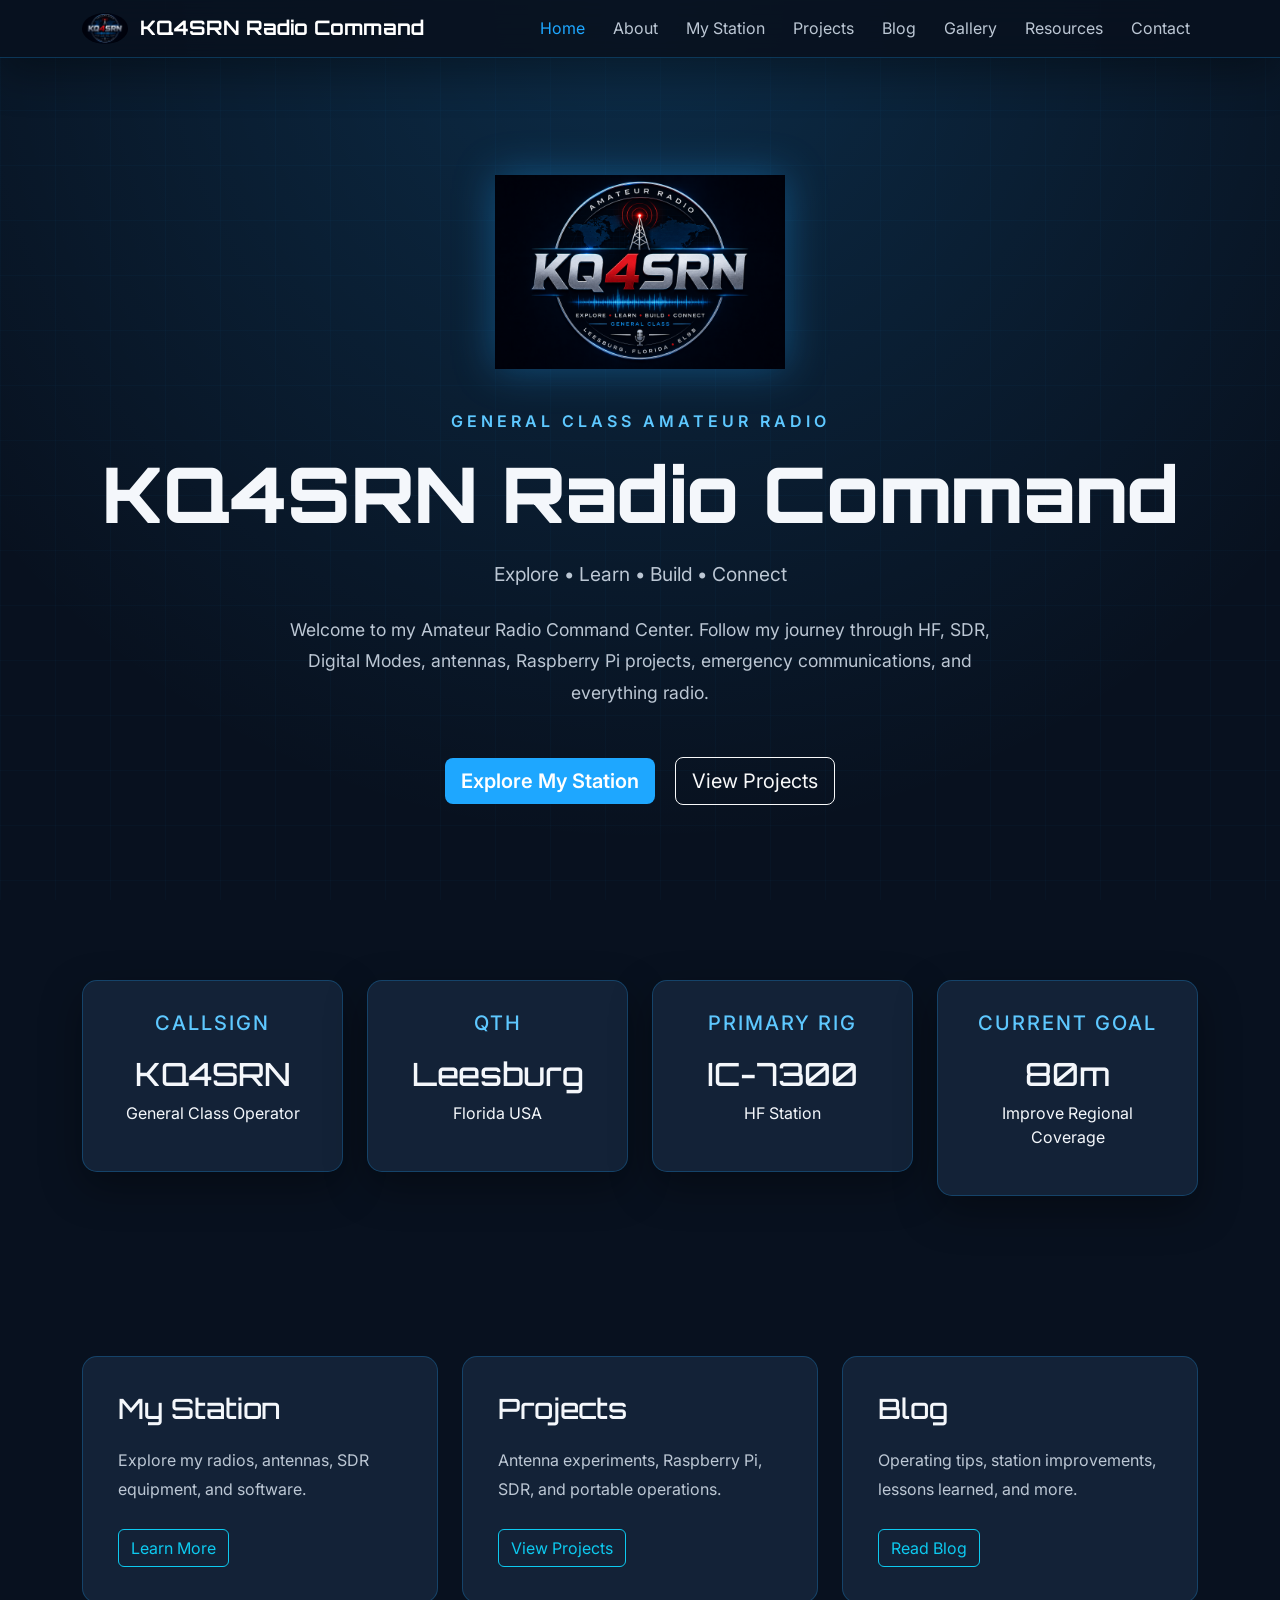
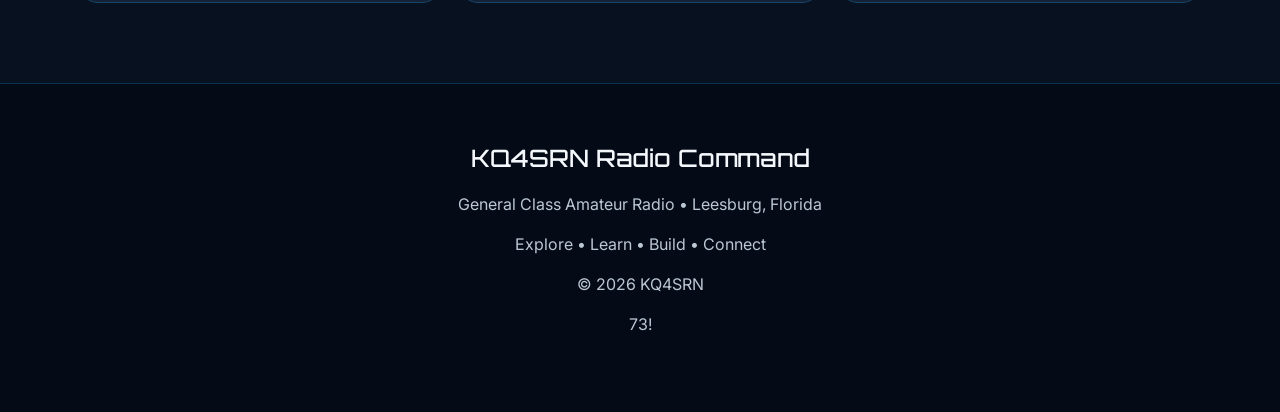
<file: index.html>
<!DOCTYPE html>
<html lang="en">

<head>
    <meta charset="UTF-8">
    <meta name="viewport" content="width=device-width, initial-scale=1">

    <title>KQ4SRN Radio Command</title>

    <meta name="description"
        content="KQ4SRN Radio Command - Amateur Radio Station, Projects, Equipment, SDR, Digital Modes and More.">

    <!-- Bootstrap CSS -->
    <link href="https://cdn.jsdelivr.net/npm/bootstrap@5.3.8/dist/css/bootstrap.min.css" rel="stylesheet">

    <!-- Google Fonts -->
    <link
        href="https://fonts.googleapis.com/css2?family=Orbitron:wght@500;700;900&family=Inter:wght@300;400;500;600;700&display=swap"
        rel="stylesheet">

    <!-- Custom CSS -->
    <link rel="stylesheet" href="css/style.css">

</head>

<body>

    <!-- =========================
         Navigation
    ========================== -->

    <nav class="navbar navbar-expand-lg navbar-dark fixed-top">

        <div class="container">

            <a class="navbar-brand d-flex align-items-center" href="index.html">

                <img src="images/logo/kq4srn-logo.png"
                    alt="KQ4SRN Logo"
                    class="navbar-logo">

                <span>KQ4SRN Radio Command</span>

            </a>

            <button class="navbar-toggler"
                type="button"
                data-bs-toggle="collapse"
                data-bs-target="#mainNav">

                <span class="navbar-toggler-icon"></span>

            </button>

            <div class="collapse navbar-collapse" id="mainNav">

                <ul class="navbar-nav ms-auto">

                    <li class="nav-item">
                        <a class="nav-link active" href="index.html">Home</a>
                    </li>

                    <li class="nav-item">
                        <a class="nav-link" href="about.html">About</a>
                    </li>

                    <li class="nav-item">
                        <a class="nav-link" href="station.html">My Station</a>
                    </li>

                    <li class="nav-item">
                        <a class="nav-link" href="projects.html">Projects</a>
                    </li>

                    <li class="nav-item">
                        <a class="nav-link" href="blog.html">Blog</a>
                    </li>

                    <li class="nav-item">
                        <a class="nav-link" href="gallery.html">Gallery</a>
                    </li>

                    <li class="nav-item">
                        <a class="nav-link" href="resources.html">Resources</a>
                    </li>

                    <li class="nav-item">
                        <a class="nav-link" href="contact.html">Contact</a>
                    </li>

                </ul>

            </div>

        </div>

    </nav>

    <!-- =========================
         Hero
    ========================== -->

    <section class="hero">

        <div class="container text-center">

            <img src="images/logo/kq4srn-logo.png"
                alt="KQ4SRN Radio Command Logo"
                class="hero-logo img-fluid">

            <p class="hero-subtitle">
                General Class Amateur Radio
            </p>

            <h1>
                KQ4SRN Radio Command
            </h1>

            <p class="hero-tagline">
                Explore • Learn • Build • Connect
            </p>

            <p class="hero-description">

                Welcome to my Amateur Radio Command Center.

                Follow my journey through HF, SDR, Digital Modes,
                antennas, Raspberry Pi projects,
                emergency communications,
                and everything radio.

            </p>

            <div class="mt-5">

                <a href="station.html"
                    class="btn btn-primary btn-lg me-3">

                    Explore My Station

                </a>

                <a href="projects.html"
                    class="btn btn-outline-light btn-lg">

                    View Projects

                </a>

            </div>

        </div>

    </section>

    <!-- =========================
         Dashboard
    ========================== -->

    <section class="dashboard">

        <div class="container">

            <div class="row g-4">

                <div class="col-lg-3 col-md-6">

                    <div class="dashboard-card">

                        <h5>Callsign</h5>

                        <h2>KQ4SRN</h2>

                        <p>General Class Operator</p>

                    </div>

                </div>

                <div class="col-lg-3 col-md-6">

                    <div class="dashboard-card">

                        <h5>QTH</h5>

                        <h2>Leesburg</h2>

                        <p>Florida USA</p>

                    </div>

                </div>

                <div class="col-lg-3 col-md-6">

                    <div class="dashboard-card">

                        <h5>Primary Rig</h5>

                        <h2>IC-7300</h2>

                        <p>HF Station</p>

                    </div>

                </div>

                <div class="col-lg-3 col-md-6">

                    <div class="dashboard-card">

                        <h5>Current Goal</h5>

                        <h2>80m</h2>

                        <p>Improve Regional Coverage</p>

                    </div>

                </div>

            </div>

        </div>

    </section>

    <!-- =========================
         Featured Sections
    ========================== -->

    <section class="featured">

        <div class="container">

            <div class="row g-4">

                <div class="col-md-4">

                    <div class="feature-card">

                        <h3>My Station</h3>

                        <p>

                            Explore my radios,
                            antennas,
                            SDR equipment,
                            and software.

                        </p>

                        <a href="station.html" class="btn btn-outline-info">

                            Learn More

                        </a>

                    </div>

                </div>

                <div class="col-md-4">

                    <div class="feature-card">

                        <h3>Projects</h3>

                        <p>

                            Antenna experiments,
                            Raspberry Pi,
                            SDR,
                            and portable operations.

                        </p>

                        <a href="projects.html" class="btn btn-outline-info">

                            View Projects

                        </a>

                    </div>

                </div>

                <div class="col-md-4">

                    <div class="feature-card">

                        <h3>Blog</h3>

                        <p>

                            Operating tips,
                            station improvements,
                            lessons learned,
                            and more.

                        </p>

                        <a href="blog.html" class="btn btn-outline-info">

                            Read Blog

                        </a>

                    </div>

                </div>

            </div>

        </div>

    </section>

    <!-- =========================
         Footer
    ========================== -->

    <footer>

        <div class="container text-center">

            <h4>KQ4SRN Radio Command</h4>

            <p>

                General Class Amateur Radio

                •

                Leesburg, Florida

            </p>

            <p>

                Explore • Learn • Build • Connect

            </p>

            <p>

                © 2026 KQ4SRN

            </p>

            <p>

                73!

            </p>

        </div>

    </footer>

    <!-- Bootstrap -->

    <script src="https://cdn.jsdelivr.net/npm/bootstrap@5.3.8/dist/js/bootstrap.bundle.min.js"></script>

    <!-- Custom JS -->

    <script src="js/main.js"></script>

</body>

</html>
</file>
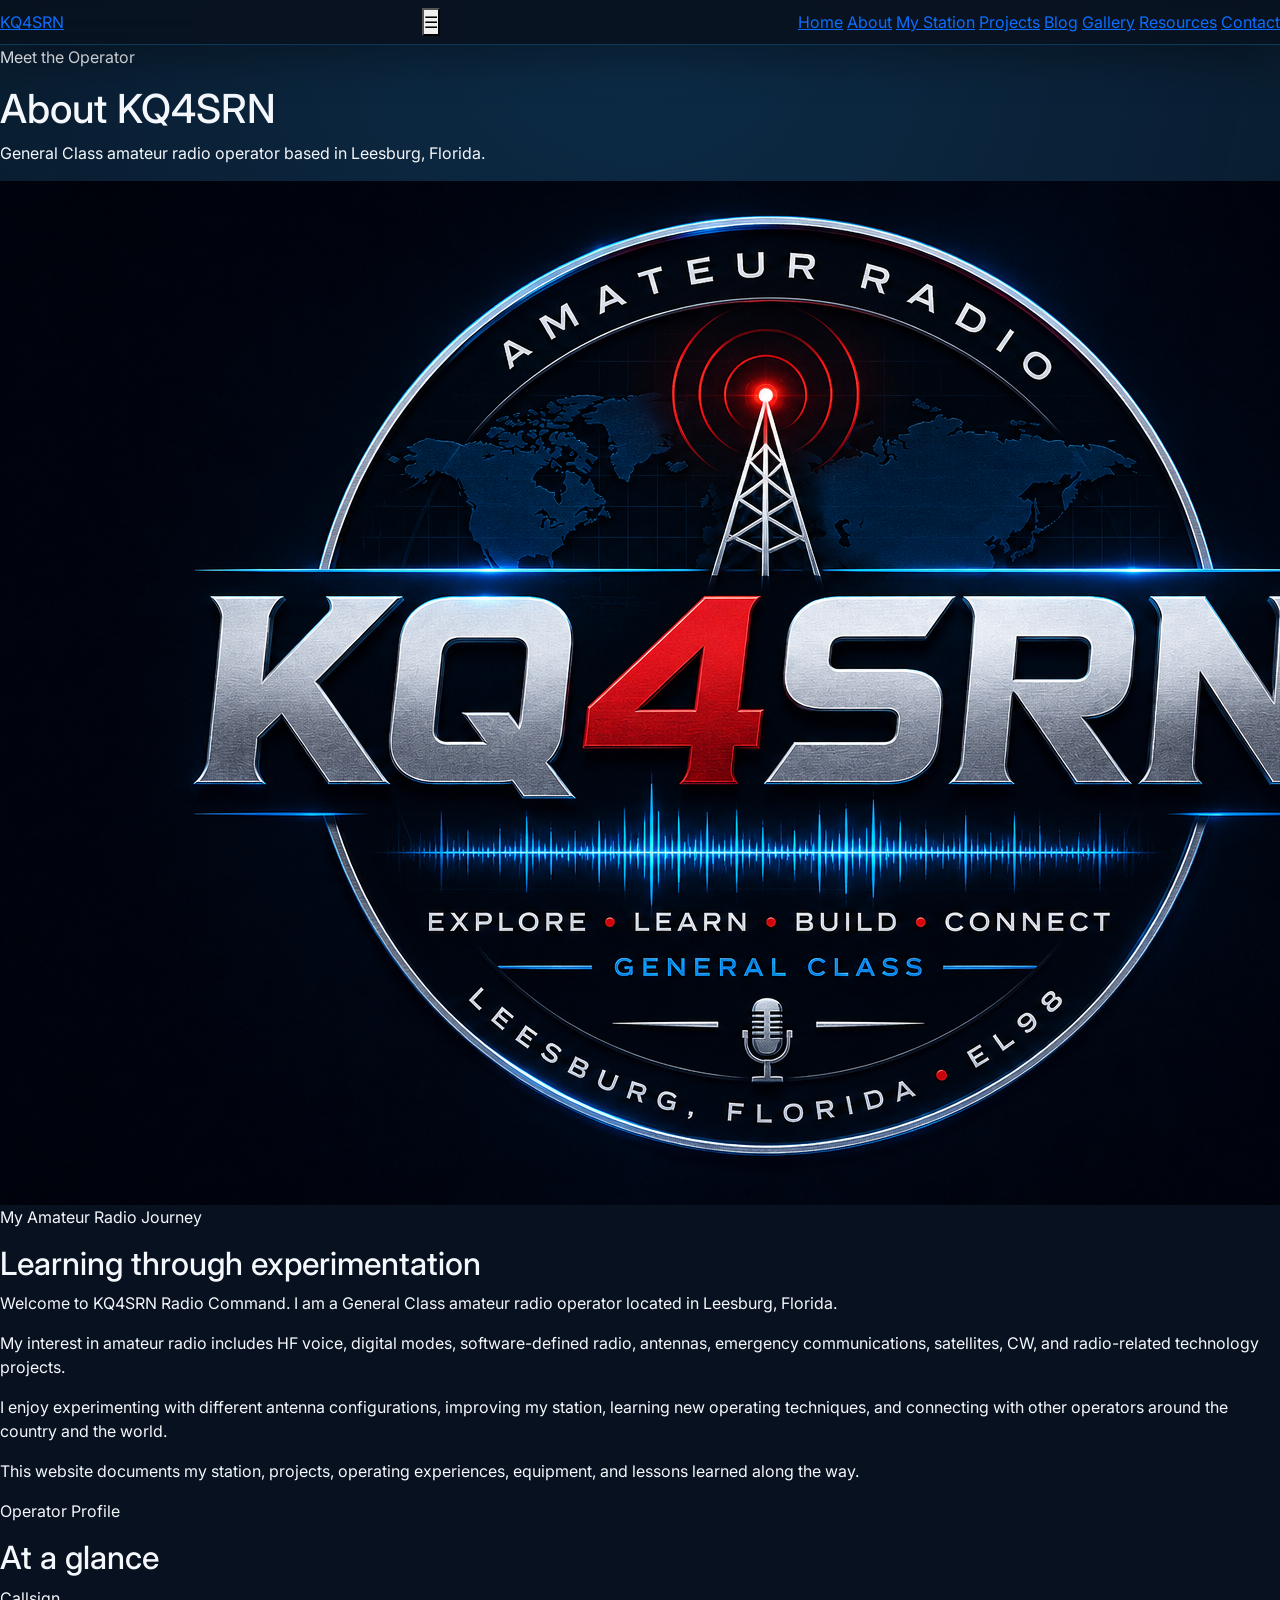
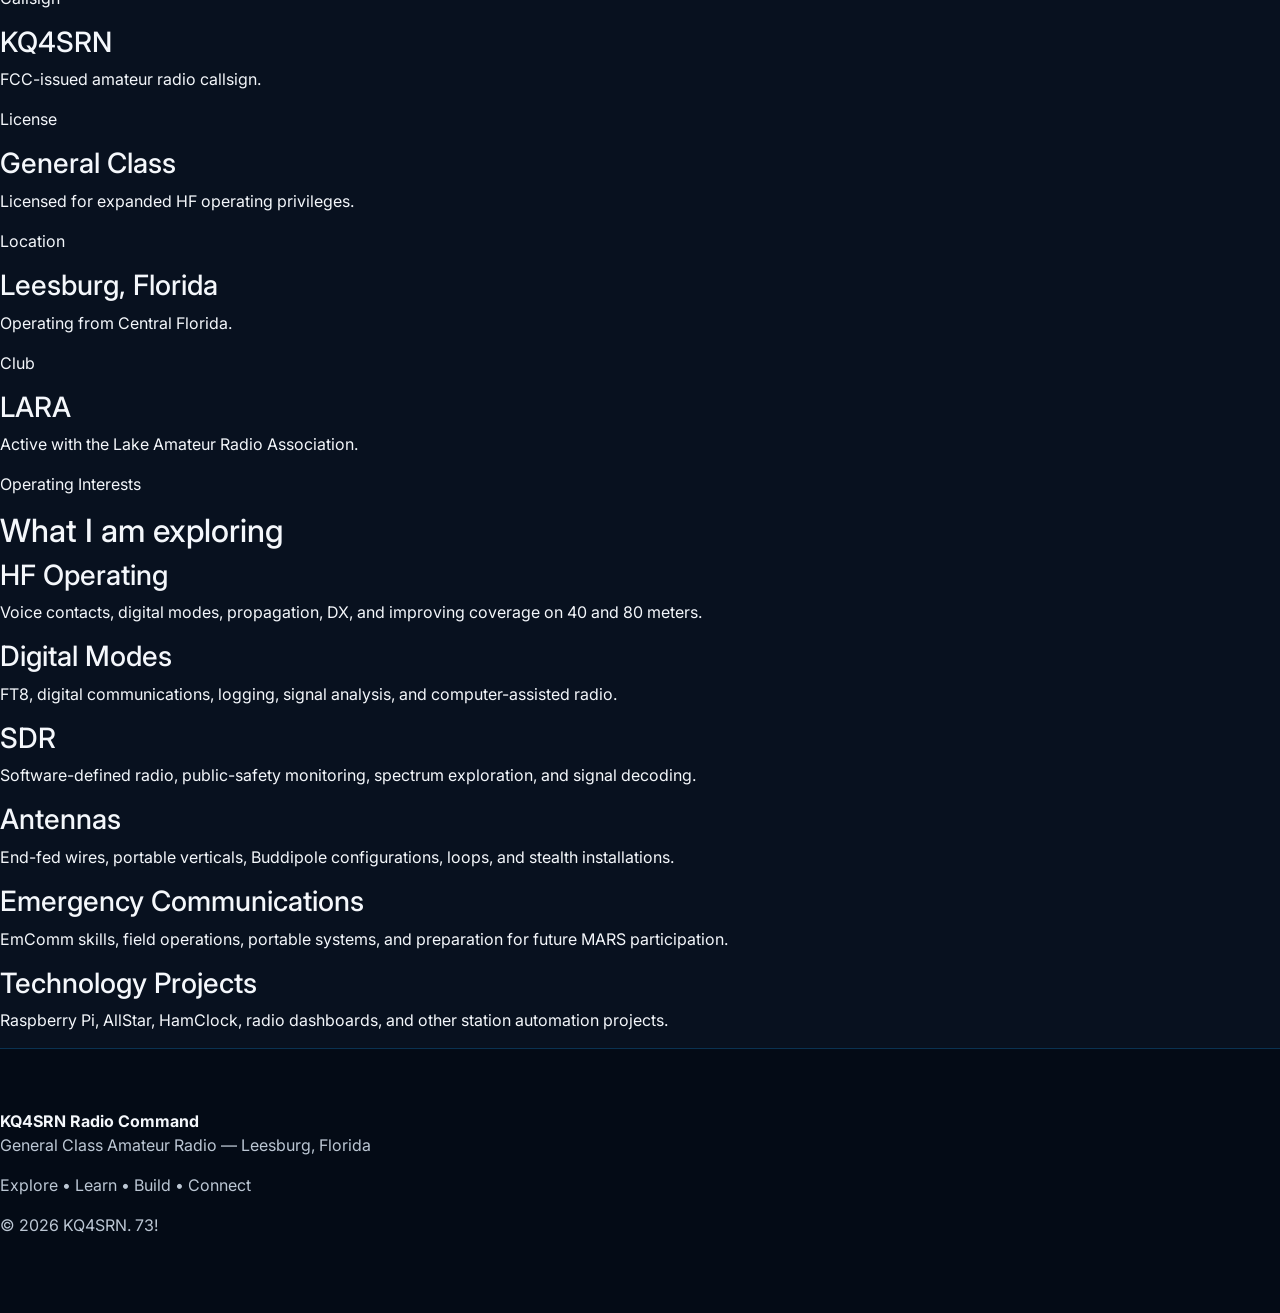
<file: about.html>
<!DOCTYPE html>
<html lang="en">
<head>
    <meta charset="UTF-8">
    <meta name="viewport" content="width=device-width, initial-scale=1">

    <title>KQ4SRN Radio Command</title>

    <!-- Bootstrap -->
    <link href="https://cdn.jsdelivr.net/npm/bootstrap@5.3.8/dist/css/bootstrap.min.css" rel="stylesheet">

    <!-- Google Fonts -->
    <link href="https://fonts.googleapis.com/css2?family=Orbitron:wght@400;700&family=Inter:wght@300;400;500;600&display=swap" rel="stylesheet">

    <!-- Your stylesheet -->
    <link rel="stylesheet" href="css/style.css">
</head>

<body>

    <header class="site-header">
        <nav class="navbar">

            <a class="site-name" href="index.html">
                KQ4SRN
            </a>

            <button
                class="menu-button"
                type="button"
                aria-label="Open navigation menu"
                aria-expanded="false"
            >
                ☰
            </button>

            <div class="nav-links">
                <a href="index.html">Home</a>
                <a class="active" href="about.html">About</a>
                <a href="station.html">My Station</a>
                <a href="projects.html">Projects</a>
                <a href="blog.html">Blog</a>
                <a href="gallery.html">Gallery</a>
                <a href="resources.html">Resources</a>
                <a href="contact.html">Contact</a>
            </div>

        </nav>
    </header>

    <main>

        <section class="page-hero">

            <div class="page-hero-content">

                <p class="eyebrow">
                    Meet the Operator
                </p>

                <h1>About KQ4SRN</h1>

                <p>
                    General Class amateur radio operator based in
                    Leesburg, Florida.
                </p>

            </div>

        </section>

        <section class="content-section">

            <div class="two-column-layout">

                <div class="about-logo-panel">

                    <img
                        src="images/logo/kq4srn-logo.png"
                        alt="KQ4SRN Amateur Radio logo"
                    >

                </div>

                <div class="content-copy">

                    <p class="eyebrow">
                        My Amateur Radio Journey
                    </p>

                    <h2>Learning through experimentation</h2>

                    <p>
                        Welcome to KQ4SRN Radio Command. I am a
                        General Class amateur radio operator located
                        in Leesburg, Florida.
                    </p>

                    <p>
                        My interest in amateur radio includes HF voice,
                        digital modes, software-defined radio, antennas,
                        emergency communications, satellites, CW, and
                        radio-related technology projects.
                    </p>

                    <p>
                        I enjoy experimenting with different antenna
                        configurations, improving my station, learning
                        new operating techniques, and connecting with
                        other operators around the country and the world.
                    </p>

                    <p>
                        This website documents my station, projects,
                        operating experiences, equipment, and lessons
                        learned along the way.
                    </p>

                </div>

            </div>

        </section>

        <section class="dashboard-section">

            <div class="section-heading">
                <p class="eyebrow">Operator Profile</p>
                <h2>At a glance</h2>
            </div>

            <div class="card-grid">

                <article class="info-card">
                    <p class="card-label">Callsign</p>
                    <h3>KQ4SRN</h3>
                    <p>FCC-issued amateur radio callsign.</p>
                </article>

                <article class="info-card">
                    <p class="card-label">License</p>
                    <h3>General Class</h3>
                    <p>
                        Licensed for expanded HF operating privileges.
                    </p>
                </article>

                <article class="info-card">
                    <p class="card-label">Location</p>
                    <h3>Leesburg, Florida</h3>
                    <p>Operating from Central Florida.</p>
                </article>

                <article class="info-card">
                    <p class="card-label">Club</p>
                    <h3>LARA</h3>
                    <p>
                        Active with the Lake Amateur Radio Association.
                    </p>
                </article>

            </div>

        </section>

        <section class="content-section">

            <div class="section-heading">
                <p class="eyebrow">Operating Interests</p>
                <h2>What I am exploring</h2>
            </div>

            <div class="interest-grid">

                <article class="interest-card">
                    <h3>HF Operating</h3>
                    <p>
                        Voice contacts, digital modes, propagation,
                        DX, and improving coverage on 40 and 80 meters.
                    </p>
                </article>

                <article class="interest-card">
                    <h3>Digital Modes</h3>
                    <p>
                        FT8, digital communications, logging,
                        signal analysis, and computer-assisted radio.
                    </p>
                </article>

                <article class="interest-card">
                    <h3>SDR</h3>
                    <p>
                        Software-defined radio, public-safety monitoring,
                        spectrum exploration, and signal decoding.
                    </p>
                </article>

                <article class="interest-card">
                    <h3>Antennas</h3>
                    <p>
                        End-fed wires, portable verticals, Buddipole
                        configurations, loops, and stealth installations.
                    </p>
                </article>

                <article class="interest-card">
                    <h3>Emergency Communications</h3>
                    <p>
                        EmComm skills, field operations, portable systems,
                        and preparation for future MARS participation.
                    </p>
                </article>

                <article class="interest-card">
                    <h3>Technology Projects</h3>
                    <p>
                        Raspberry Pi, AllStar, HamClock, radio dashboards,
                        and other station automation projects.
                    </p>
                </article>

            </div>

        </section>

    </main>

    <footer class="site-footer">

        <div>
            <strong>KQ4SRN Radio Command</strong>
            <p>General Class Amateur Radio — Leesburg, Florida</p>
        </div>

        <p>
            Explore • Learn • Build • Connect
        </p>

        <p>
            © <span id="current-year"></span> KQ4SRN. 73!
        </p>

    </footer>

    <script src="js/main.js"></script>

    <script src="https://cdn.jsdelivr.net/npm/bootstrap@5.3.8/dist/js/bootstrap.bundle.min.js"></script>
    <script src="js/main.js"></script>

</body>
</html>
</file>
<file: css/style.css>
/* ==========================================
   KQ4SRN RADIO COMMAND
   Main Stylesheet
========================================== */

:root{
    --bg:#08111f;
    --bg2:#111d31;
    --card:#16263d;

    --blue:#1EA7FF;
    --blue2:#5ec8ff;
    --red:#E53935;

    --white:#f4f7fb;
    --gray:#bcc7d4;

    --border:rgba(30,167,255,.25);

    --shadow:0 15px 40px rgba(0,0,0,.35);

    --orbitron:'Orbitron',sans-serif;
    --inter:'Inter',sans-serif;
}

/* RESET */

*{
    margin:0;
    padding:0;
    box-sizing:border-box;
}

html{
    scroll-behavior:smooth;
}

body{

    background:
    radial-gradient(circle at top,
    rgba(30,167,255,.18),
    transparent 40%),
    var(--bg);

    color:var(--white);

    font-family:var(--inter);

    overflow-x:hidden;

}

/* NAVIGATION */

.navbar{

    background:rgba(8,17,31,.90)!important;

    backdrop-filter:blur(14px);

    border-bottom:1px solid var(--border);

    box-shadow:var(--shadow);

}

.navbar-brand{

    font-family:var(--orbitron);

    font-weight:700;

    color:white!important;

}

.navbar-logo{

    width:46px;

    margin-right:12px;

    border-radius:50%;

}

.nav-link{

    color:var(--gray)!important;

    margin-left:12px;

    transition:.3s;

}

.nav-link:hover{

    color:var(--blue)!important;

}

.nav-link.active{

    color:var(--blue)!important;

}

/* HERO */

.hero{

    min-height:100vh;

    display:flex;

    align-items:center;

    justify-content:center;

    text-align:center;

    padding-top:80px;

    position:relative;

}

/* animated background grid */

.hero::before{

    content:"";

    position:absolute;

    inset:0;

    opacity:.15;

    background-image:

    linear-gradient(rgba(30,167,255,.2) 1px,transparent 1px),

    linear-gradient(90deg,rgba(30,167,255,.2) 1px,transparent 1px);

    background-size:55px 55px;

    animation:gridMove 30s linear infinite;

}

@keyframes gridMove{

    from{

        transform:translateY(0);

    }

    to{

        transform:translateY(55px);

    }

}

.hero .container{

    position:relative;

    z-index:2;

}

.hero-logo {
    width: 290px;
    max-width: 100%;
    height: auto;
    display: block;
    margin: 0 auto 40px;
    filter: drop-shadow(0 0 20px rgba(30, 167, 255, 0.35));
}

.hero-subtitle{

    color:var(--blue2);

    text-transform:uppercase;

    letter-spacing:4px;

    margin-bottom:15px;

    font-weight:600;

}

.hero h1{

    font-family:var(--orbitron);

    font-size:clamp(2.7rem,6vw,5rem);

    font-weight:800;

    margin-bottom:20px;

}

.hero-tagline{

    font-size:1.2rem;

    color:var(--gray);

    margin-bottom:25px;

}

.hero-description{

    max-width:750px;

    margin:auto;

    color:var(--gray);

    line-height:1.8;

    font-size:1.1rem;

}

/* BUTTONS */

.btn-primary{

    background:var(--blue);

    border:none;

    font-weight:600;

}

.btn-primary:hover{

    background:#1493e4;

}

.btn-outline-light:hover{

    color:black;

}

/* DASHBOARD */

.dashboard{

    padding:80px 0;

}

.dashboard-card{

    background:rgba(22,38,61,.85);

    border:1px solid var(--border);

    border-radius:15px;

    padding:30px;

    box-shadow:var(--shadow);

    transition:.3s;

    text-align:center;

}

.dashboard-card:hover{

    transform:translateY(-8px);

    border-color:var(--blue);

}

.dashboard-card h5{

    color:var(--blue2);

    text-transform:uppercase;

    letter-spacing:2px;

    margin-bottom:20px;

}

.dashboard-card h2{

    font-family:var(--orbitron);

}

/* FEATURES */

.featured{

    padding:80px 0;

}

.feature-card{

    background:rgba(22,38,61,.85);

    border-radius:15px;

    border:1px solid var(--border);

    padding:35px;

    height:100%;

    transition:.3s;

}

.feature-card:hover{

    transform:translateY(-8px);

    border-color:var(--blue);

}

.feature-card h3{

    font-family:var(--orbitron);

    margin-bottom:20px;

}

.feature-card p{

    color:var(--gray);

    line-height:1.8;

    margin-bottom:25px;

}

/* FOOTER */

footer{

    padding:60px 0;

    background:#040b16;

    border-top:1px solid var(--border);

}

footer h4{

    font-family:var(--orbitron);

    margin-bottom:20px;

}

footer p{

    color:var(--gray);

}

/* RESPONSIVE */

@media(max-width:992px){

.hero{

padding-top:130px;

}

.hero-logo{

max-width:260px;

}

}
</file>
